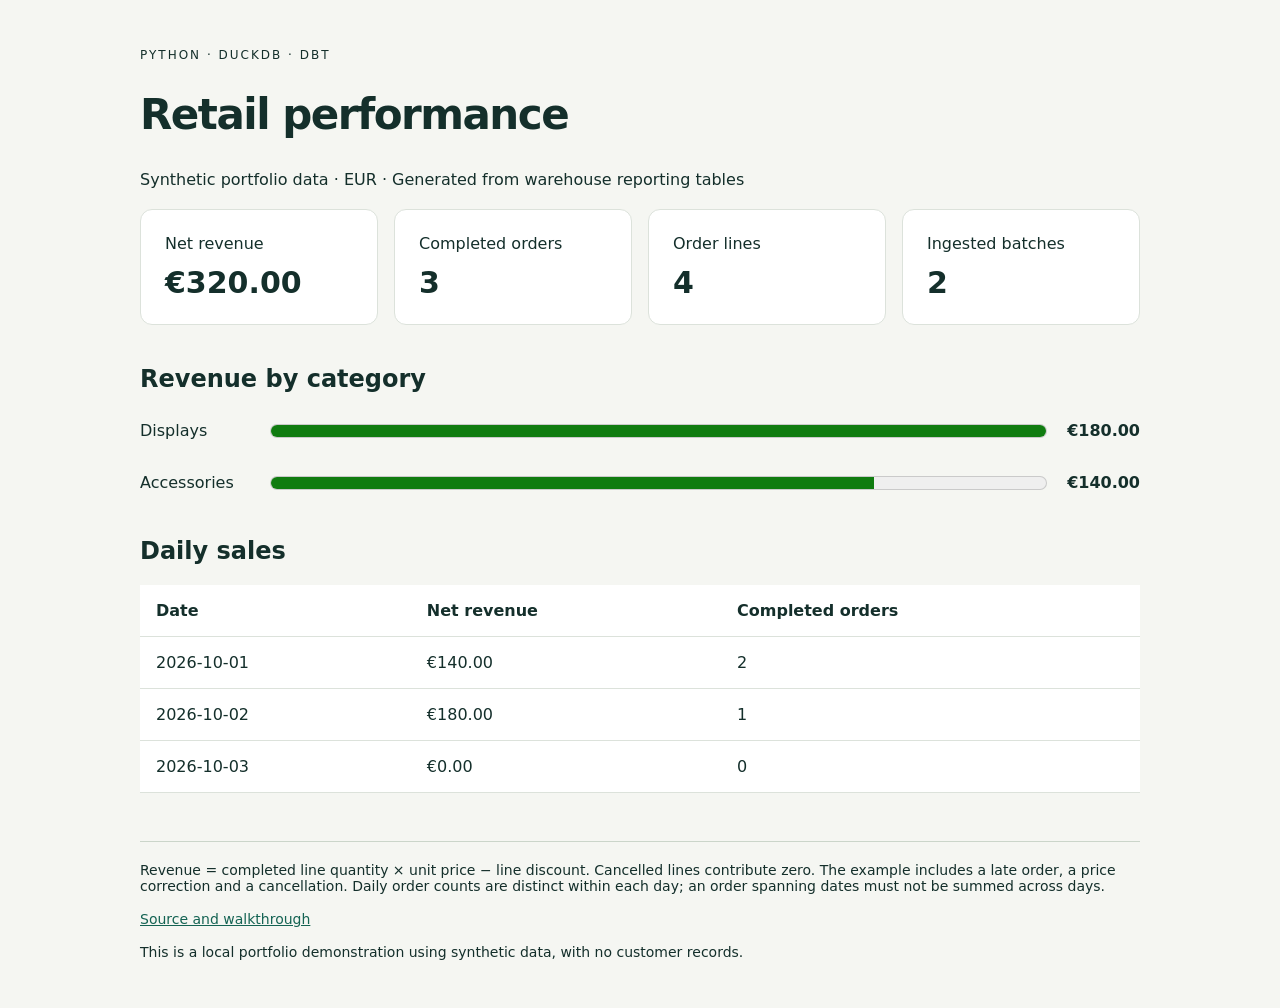
<file: docs/sample-report.html>
<!doctype html><html lang="en"><meta charset="utf-8">
<meta name="viewport" content="width=device-width,initial-scale=1">
<title>Retail analytics report</title><style>
body{margin:0;background:#f5f6f2;color:#142f2b;font:16px system-ui,sans-serif}
main{max-width:1000px;margin:auto;padding:48px 24px}h1{font-size:42px;letter-spacing:-1.5px}
.tag{font-size:12px;letter-spacing:2px;text-transform:uppercase}p{line-height:1.6}
.cards{display:grid;grid-template-columns:repeat(auto-fit,minmax(180px,1fr));gap:16px}
.card{background:white;border:1px solid #dce2db;border-radius:12px;padding:24px}
.card strong{display:block;font-size:30px;margin-top:12px}section{margin-top:40px}
table{width:100%;border-collapse:collapse;background:white}th,td{text-align:left;padding:16px;
border-bottom:1px solid #dce2db}.bar{display:flex;align-items:center;gap:20px;margin:24px 0}
.bar span{width:110px}meter{flex:1;height:28px}a{color:#146353}
footer{margin-top:48px;border-top:1px solid #cbd5ca;padding-top:20px;font-size:14px}
</style><main><div class="tag">Python · DuckDB · dbt</div><h1>Retail performance</h1>
<p>Synthetic portfolio data · EUR · Generated from warehouse reporting tables</p>
<div class="cards"><div class="card">Net revenue<strong>€320.00</strong></div>
<div class="card">Completed orders<strong>3</strong></div>
<div class="card">Order lines<strong>4</strong></div>
<div class="card">Ingested batches<strong>2</strong></div></div>
<section><h2>Revenue by category</h2><div class="bar"><span>Displays</span><meter max="18000" value="18000"></meter><strong>€180.00</strong></div><div class="bar"><span>Accessories</span><meter max="18000" value="14000"></meter><strong>€140.00</strong></div></section>
<section><h2>Daily sales</h2><table><thead><tr><th>Date</th><th>Net revenue</th>
<th>Completed orders</th></tr></thead><tbody><tr><td>2026-10-01</td><td>€140.00</td><td>2</td></tr><tr><td>2026-10-02</td><td>€180.00</td><td>1</td></tr><tr><td>2026-10-03</td><td>€0.00</td><td>0</td></tr></tbody></table></section>
<footer>Revenue = completed line quantity × unit price − line discount. Cancelled lines contribute
zero. The example includes a late order, a price correction and a cancellation. Daily order counts
are distinct within each day; an order spanning dates must not be summed across days.<p>
<a href="https://github.com/JesU2504/retail-analytics-pipeline">Source and walkthrough</a>
</p>This is a local portfolio demonstration using synthetic data, with no customer records.</footer>
</main></html>
</file>
